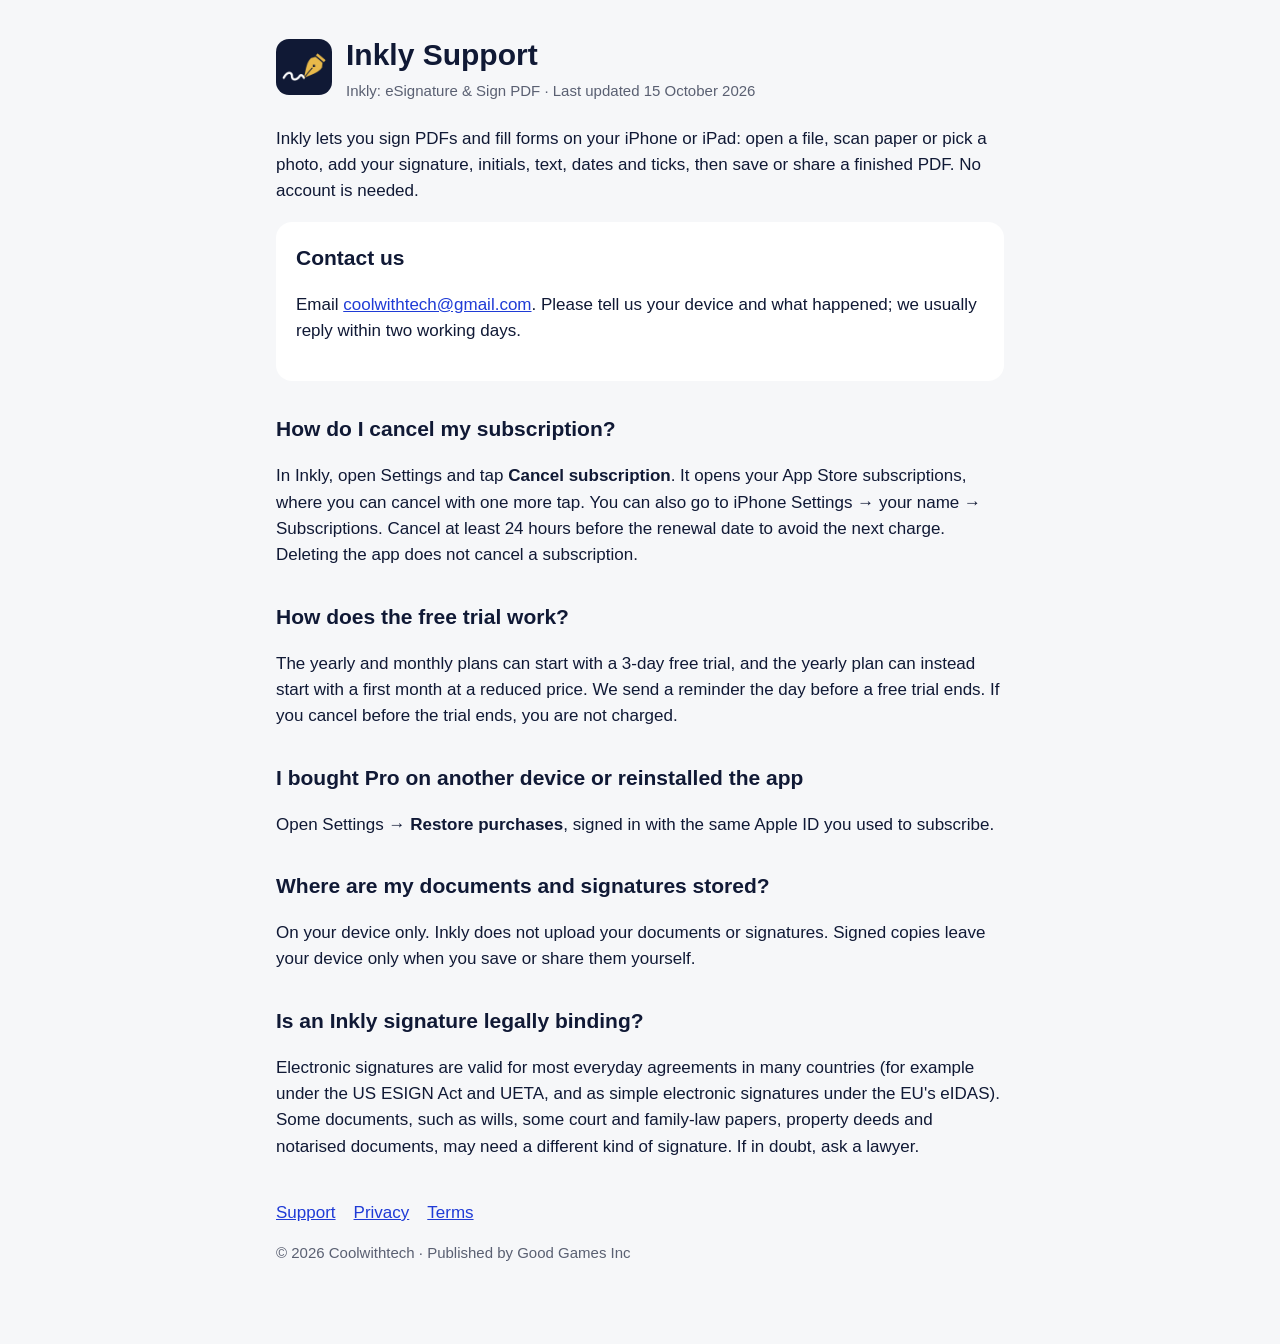
<file: index.html>
<!doctype html>
<html lang="en">
<head>
<meta charset="utf-8">
<meta name="viewport" content="width=device-width, initial-scale=1">
<title>Inkly Support</title>
<meta name="description" content="Help for Inkly: eSignature & Sign PDF.">
<link rel="icon" href="icon.png">
<link rel="stylesheet" href="style.css">
</head>
<body>
<main>
  <header><img src="icon.png" alt=""><div><h1>Inkly Support</h1><div class="muted">Inkly: eSignature &amp; Sign PDF · Last updated 15 October 2026</div></div></header>

  <p>Inkly lets you sign PDFs and fill forms on your iPhone or iPad: open a file, scan paper or pick a photo, add your signature, initials, text, dates and ticks, then save or share a finished PDF. No account is needed.</p>

  <div class="card">
    <h2 style="margin-top:0">Contact us</h2>
    <p>Email <a href="mailto:coolwithtech@gmail.com?subject=Inkly%20support">coolwithtech@gmail.com</a>. Please tell us your device and what happened; we usually reply within two working days.</p>
  </div>

  <h2>How do I cancel my subscription?</h2>
  <p>In Inkly, open Settings and tap <b>Cancel subscription</b>. It opens your App Store subscriptions, where you can cancel with one more tap. You can also go to iPhone Settings → your name → Subscriptions. Cancel at least 24 hours before the renewal date to avoid the next charge. Deleting the app does not cancel a subscription.</p>

  <h2>How does the free trial work?</h2>
  <p>The yearly and monthly plans can start with a 3-day free trial, and the yearly plan can instead start with a first month at a reduced price. We send a reminder the day before a free trial ends. If you cancel before the trial ends, you are not charged.</p>

  <h2>I bought Pro on another device or reinstalled the app</h2>
  <p>Open Settings → <b>Restore purchases</b>, signed in with the same Apple ID you used to subscribe.</p>

  <h2>Where are my documents and signatures stored?</h2>
  <p>On your device only. Inkly does not upload your documents or signatures. Signed copies leave your device only when you save or share them yourself.</p>

  <h2>Is an Inkly signature legally binding?</h2>
  <p>Electronic signatures are valid for most everyday agreements in many countries (for example under the US ESIGN Act and UETA, and as simple electronic signatures under the EU's eIDAS). Some documents, such as wills, some court and family-law papers, property deeds and notarised documents, may need a different kind of signature. If in doubt, ask a lawyer.</p>

  <nav><a href="./">Support</a><a href="privacy.html">Privacy</a><a href="terms.html">Terms</a></nav>
  <p class="muted">© 2026 Coolwithtech · Published by Good Games Inc</p>
</main>
</body>
</html>
</file>
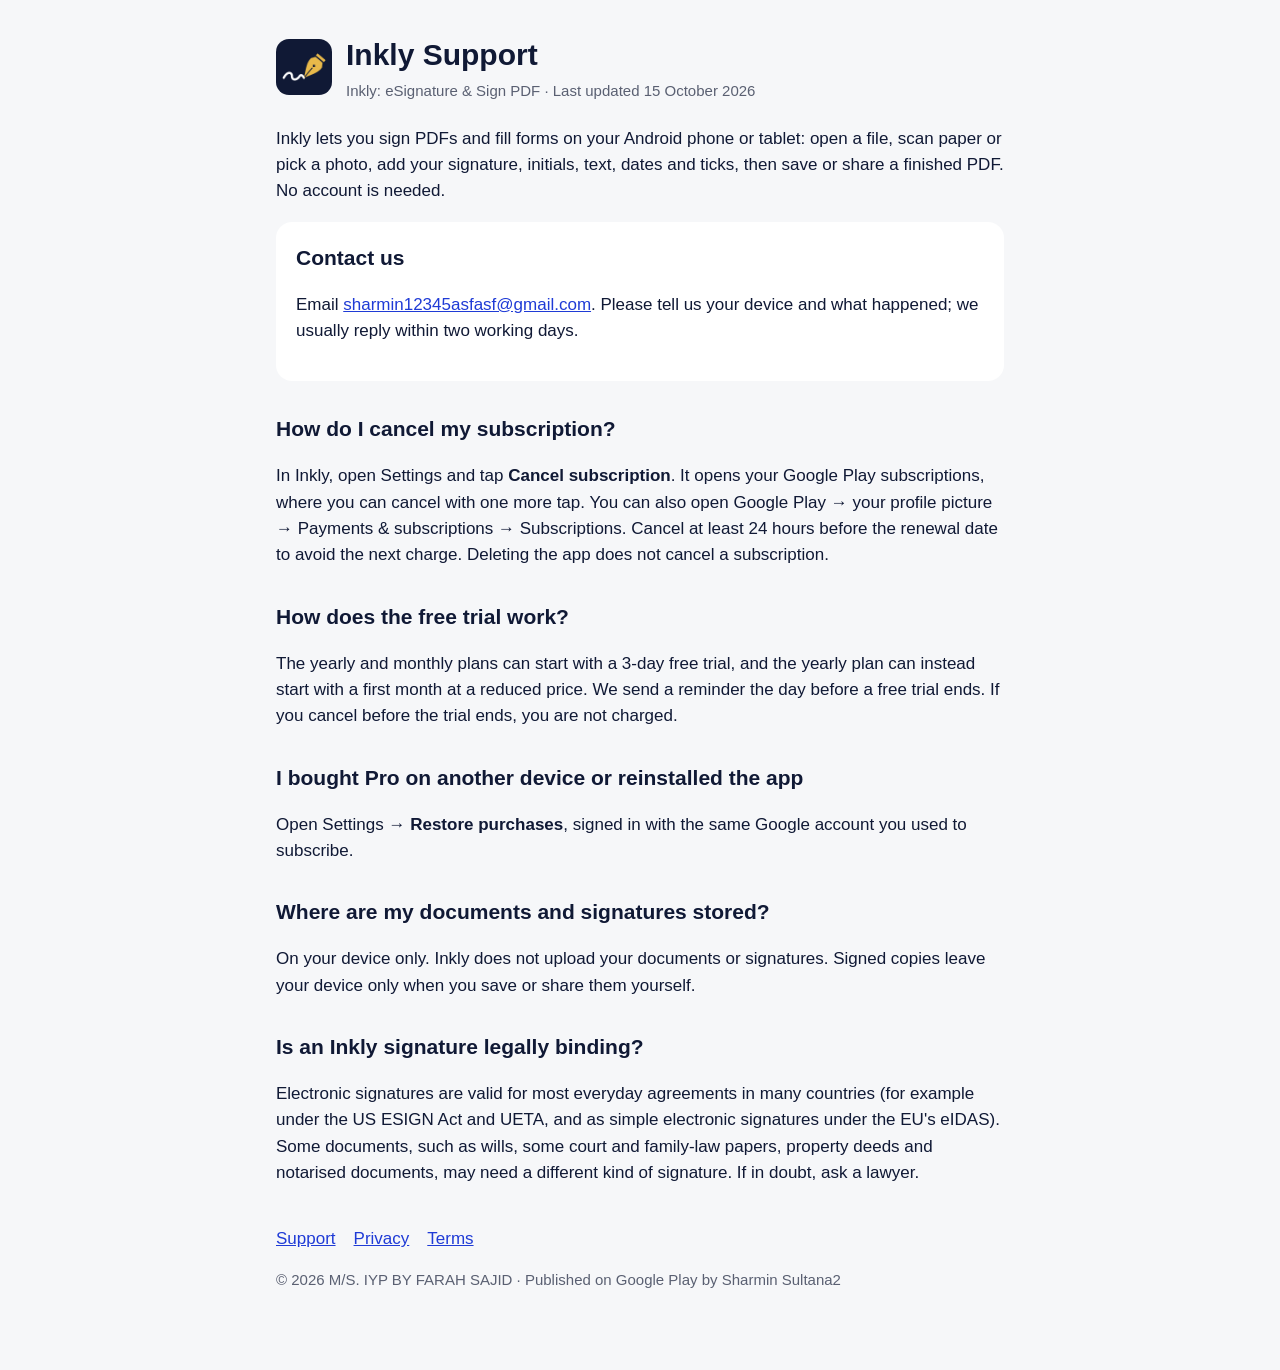
<file: android/index.html>
<!doctype html>
<html lang="en">
<head>
<meta charset="utf-8">
<meta name="viewport" content="width=device-width, initial-scale=1">
<title>Inkly Support</title>
<meta name="description" content="Help for Inkly: eSignature & Sign PDF.">
<link rel="icon" href="icon.png">
<link rel="stylesheet" href="style.css">
</head>
<body>
<main>
  <header><img src="icon.png" alt=""><div><h1>Inkly Support</h1><div class="muted">Inkly: eSignature &amp; Sign PDF · Last updated 15 October 2026</div></div></header>

  <p>Inkly lets you sign PDFs and fill forms on your Android phone or tablet: open a file, scan paper or pick a photo, add your signature, initials, text, dates and ticks, then save or share a finished PDF. No account is needed.</p>

  <div class="card">
    <h2 style="margin-top:0">Contact us</h2>
    <p>Email <a href="mailto:sharmin12345asfasf@gmail.com?subject=Inkly%20support">sharmin12345asfasf@gmail.com</a>. Please tell us your device and what happened; we usually reply within two working days.</p>
  </div>

  <h2>How do I cancel my subscription?</h2>
  <p>In Inkly, open Settings and tap <b>Cancel subscription</b>. It opens your Google Play subscriptions, where you can cancel with one more tap. You can also open Google Play → your profile picture → Payments &amp; subscriptions → Subscriptions. Cancel at least 24 hours before the renewal date to avoid the next charge. Deleting the app does not cancel a subscription.</p>

  <h2>How does the free trial work?</h2>
  <p>The yearly and monthly plans can start with a 3-day free trial, and the yearly plan can instead start with a first month at a reduced price. We send a reminder the day before a free trial ends. If you cancel before the trial ends, you are not charged.</p>

  <h2>I bought Pro on another device or reinstalled the app</h2>
  <p>Open Settings → <b>Restore purchases</b>, signed in with the same Google account you used to subscribe.</p>

  <h2>Where are my documents and signatures stored?</h2>
  <p>On your device only. Inkly does not upload your documents or signatures. Signed copies leave your device only when you save or share them yourself.</p>

  <h2>Is an Inkly signature legally binding?</h2>
  <p>Electronic signatures are valid for most everyday agreements in many countries (for example under the US ESIGN Act and UETA, and as simple electronic signatures under the EU's eIDAS). Some documents, such as wills, some court and family-law papers, property deeds and notarised documents, may need a different kind of signature. If in doubt, ask a lawyer.</p>

  <nav><a href="./">Support</a><a href="privacy.html">Privacy</a><a href="terms.html">Terms</a></nav>
  <p class="muted">© 2026 M/S. IYP BY FARAH SAJID · Published on Google Play by Sharmin Sultana2</p>
</main>
</body>
</html>
</file>
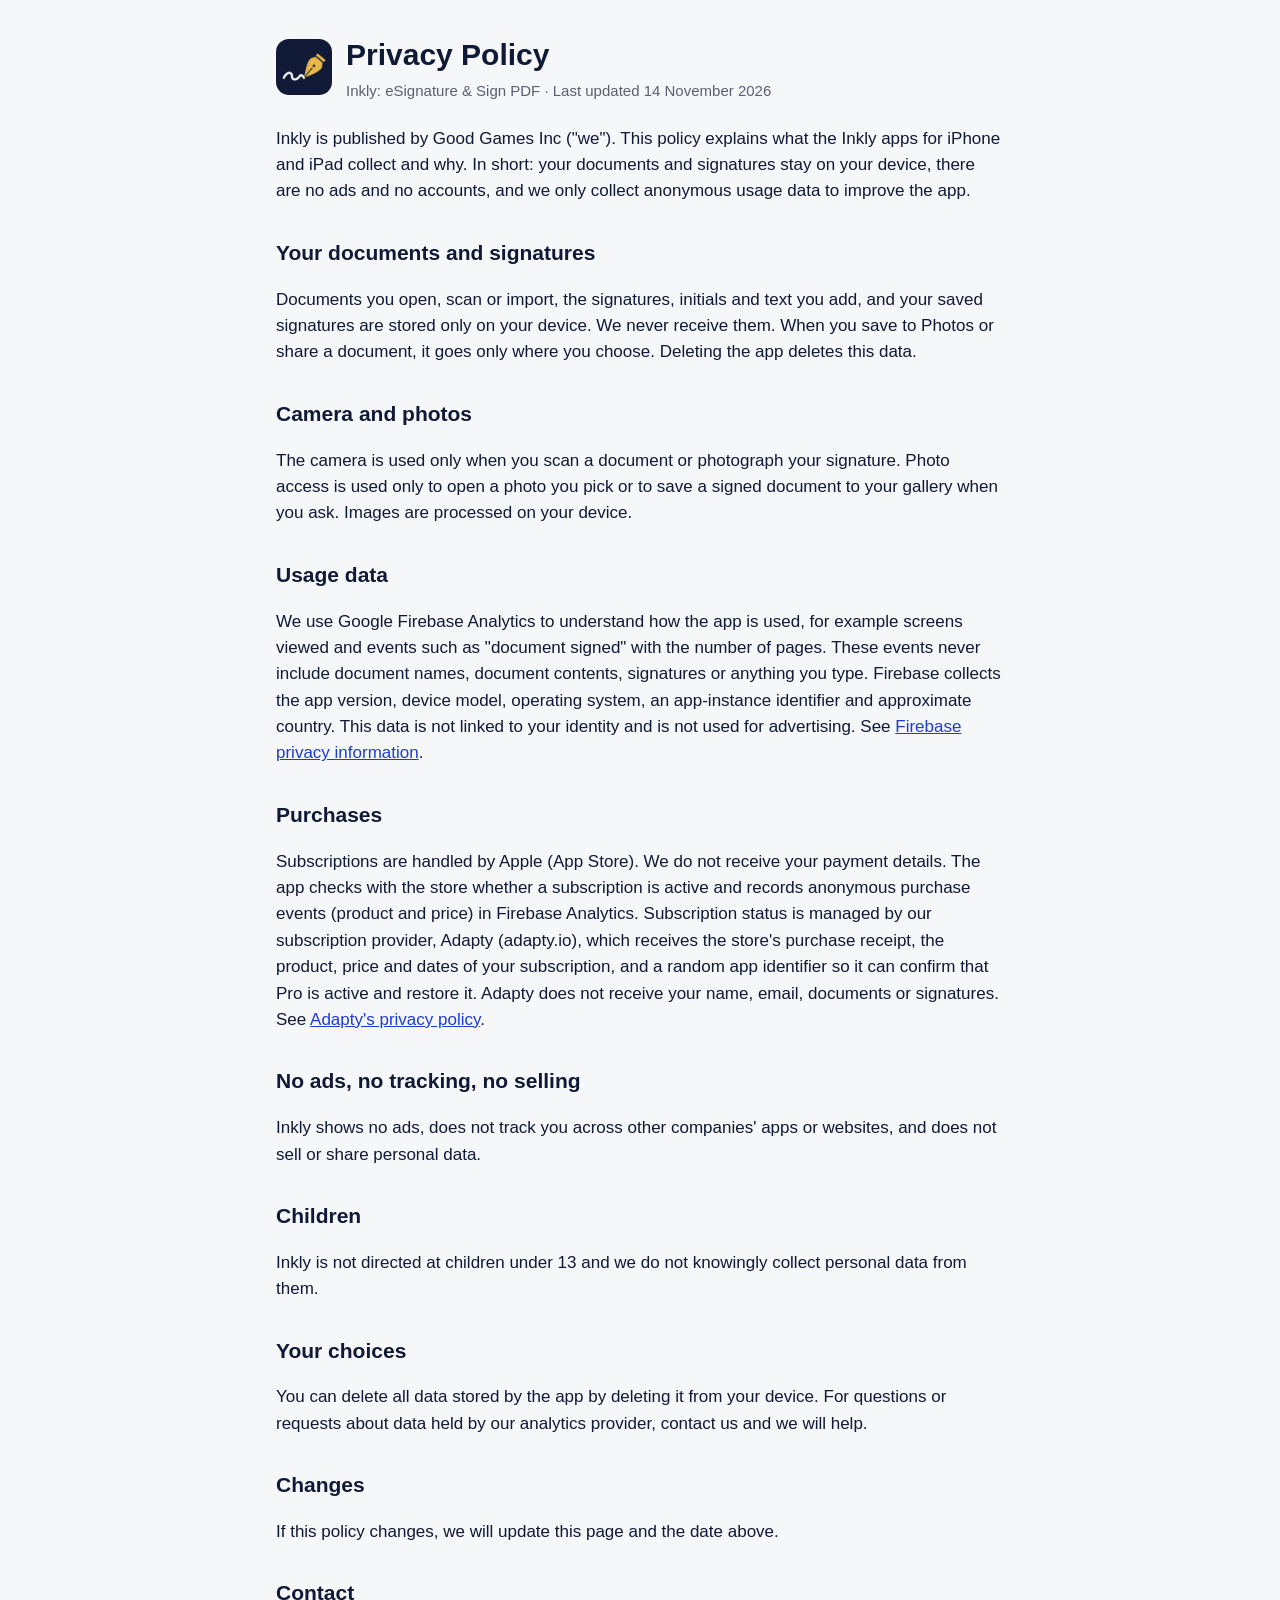
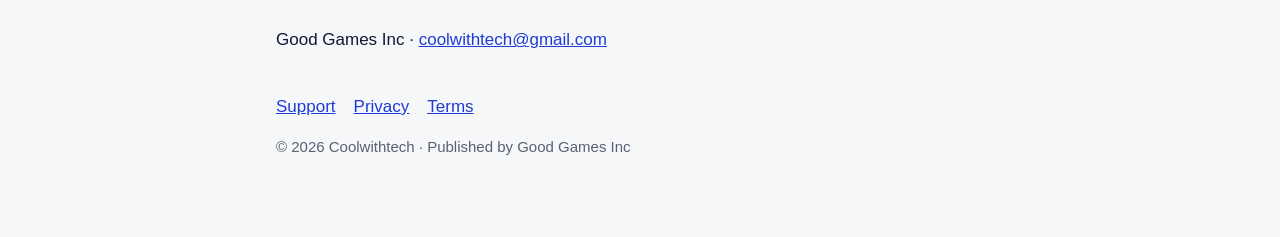
<file: privacy.html>
<!doctype html>
<html lang="en">
<head>
<meta charset="utf-8">
<meta name="viewport" content="width=device-width, initial-scale=1">
<title>Inkly Privacy Policy</title>
<meta name="description" content="How Inkly: eSignature & Sign PDF handles your data.">
<link rel="icon" href="icon.png">
<link rel="stylesheet" href="style.css">
</head>
<body>
<main>
  <header><img src="icon.png" alt=""><div><h1>Privacy Policy</h1><div class="muted">Inkly: eSignature &amp; Sign PDF · Last updated 14 November 2026</div></div></header>

  <p>Inkly is published by Good Games Inc ("we"). This policy explains what the Inkly apps for iPhone and iPad collect and why. In short: your documents and signatures stay on your device, there are no ads and no accounts, and we only collect anonymous usage data to improve the app.</p>

  <h2>Your documents and signatures</h2>
  <p>Documents you open, scan or import, the signatures, initials and text you add, and your saved signatures are stored only on your device. We never receive them. When you save to Photos or share a document, it goes only where you choose. Deleting the app deletes this data.</p>

  <h2>Camera and photos</h2>
  <p>The camera is used only when you scan a document or photograph your signature. Photo access is used only to open a photo you pick or to save a signed document to your gallery when you ask. Images are processed on your device.</p>

  <h2>Usage data</h2>
  <p>We use Google Firebase Analytics to understand how the app is used, for example screens viewed and events such as "document signed" with the number of pages. These events never include document names, document contents, signatures or anything you type. Firebase collects the app version, device model, operating system, an app-instance identifier and approximate country. This data is not linked to your identity and is not used for advertising. See <a href="https://firebase.google.com/support/privacy">Firebase privacy information</a>.</p>

  <h2>Purchases</h2>
  <p>Subscriptions are handled by Apple (App Store). We do not receive your payment details. The app checks with the store whether a subscription is active and records anonymous purchase events (product and price) in Firebase Analytics. Subscription status is managed by our subscription provider, Adapty (adapty.io), which receives the store's purchase receipt, the product, price and dates of your subscription, and a random app identifier so it can confirm that Pro is active and restore it. Adapty does not receive your name, email, documents or signatures. See <a href="https://adapty.io/privacy">Adapty's privacy policy</a>.</p>

  <h2>No ads, no tracking, no selling</h2>
  <p>Inkly shows no ads, does not track you across other companies' apps or websites, and does not sell or share personal data.</p>

  <h2>Children</h2>
  <p>Inkly is not directed at children under 13 and we do not knowingly collect personal data from them.</p>

  <h2>Your choices</h2>
  <p>You can delete all data stored by the app by deleting it from your device. For questions or requests about data held by our analytics provider, contact us and we will help.</p>

  <h2>Changes</h2>
  <p>If this policy changes, we will update this page and the date above.</p>

  <h2>Contact</h2>
  <p>Good Games Inc · <a href="mailto:coolwithtech@gmail.com?subject=Inkly%20privacy">coolwithtech@gmail.com</a></p>

  <nav><a href="./">Support</a><a href="privacy.html">Privacy</a><a href="terms.html">Terms</a></nav>
  <p class="muted">© 2026 Coolwithtech · Published by Good Games Inc</p>
</main>
</body>
</html>
</file>
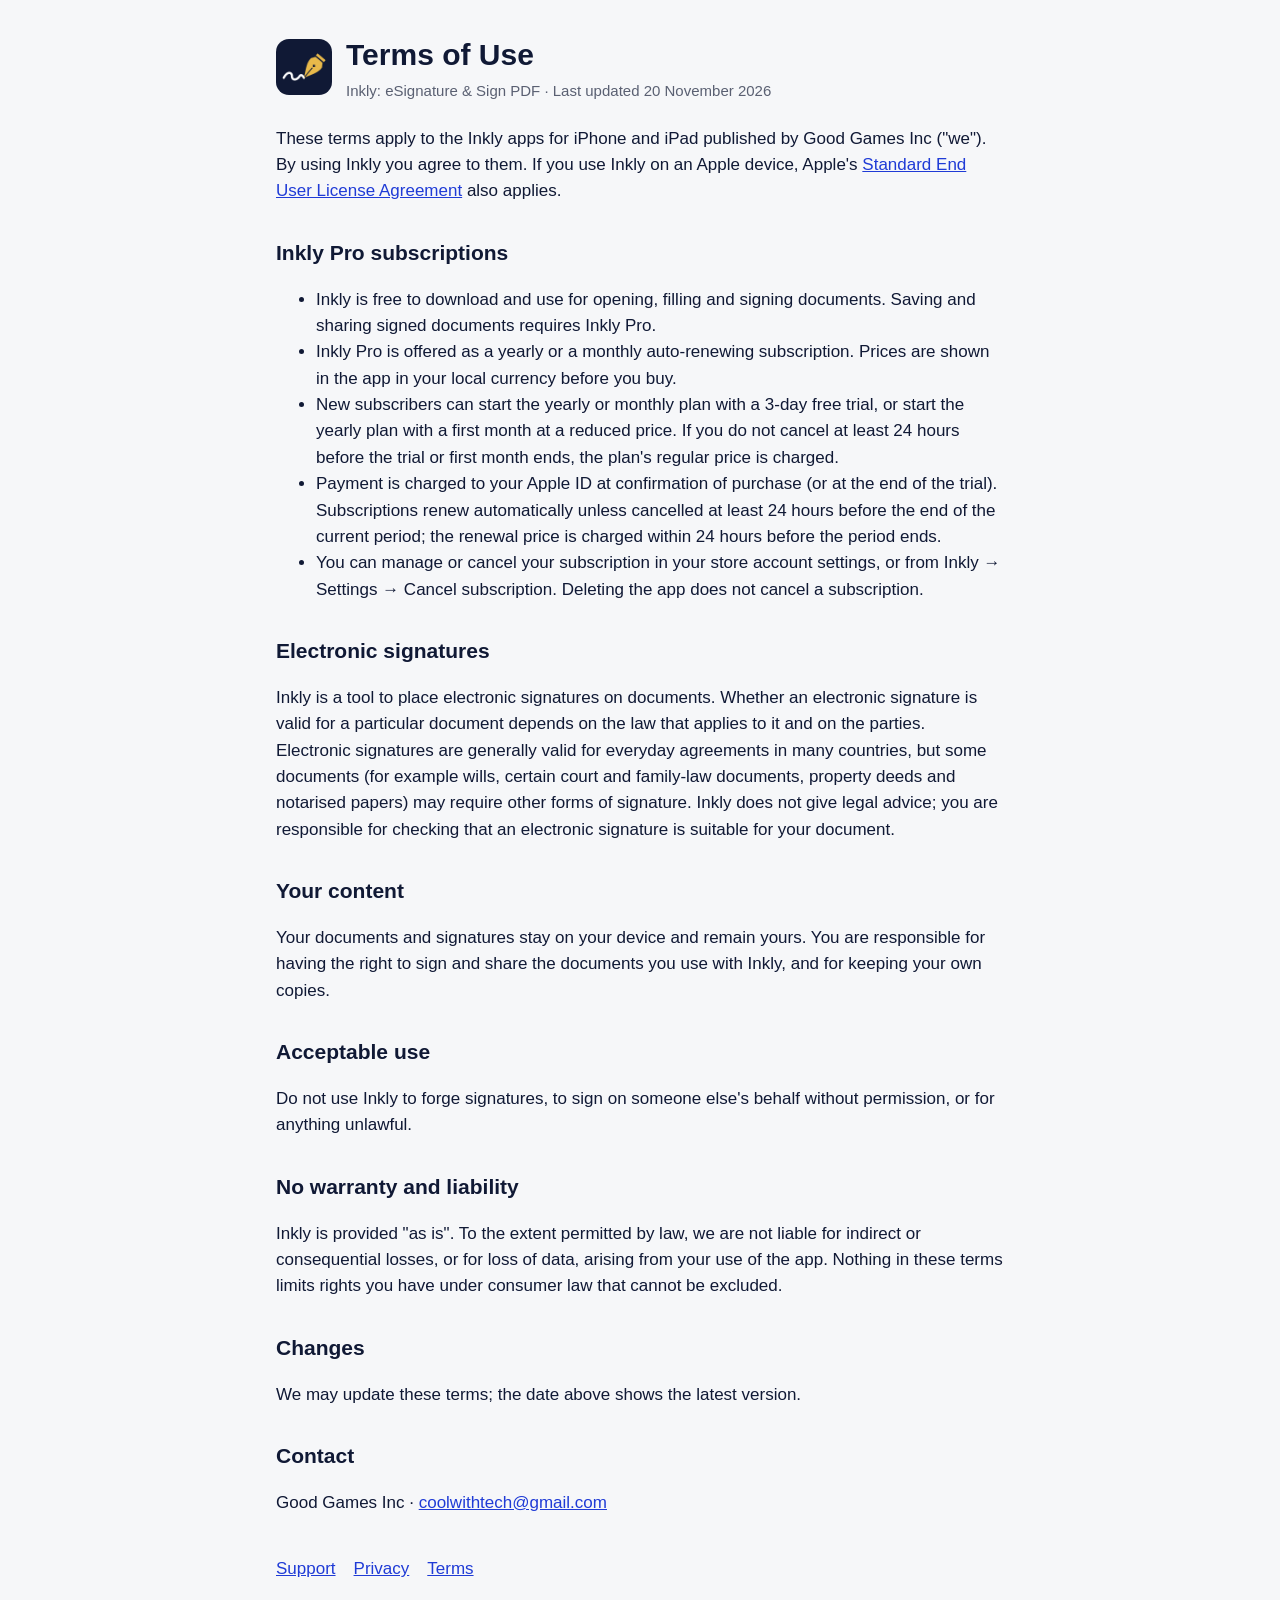
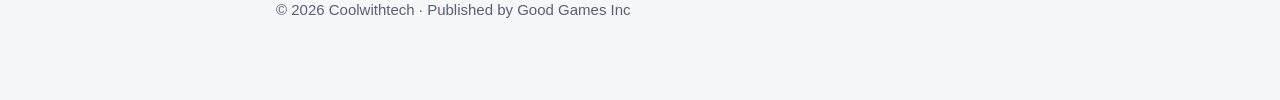
<file: terms.html>
<!doctype html>
<html lang="en">
<head>
<meta charset="utf-8">
<meta name="viewport" content="width=device-width, initial-scale=1">
<title>Inkly Terms of Use</title>
<meta name="description" content="Terms of use and subscription terms for Inkly: eSignature & Sign PDF.">
<link rel="icon" href="icon.png">
<link rel="stylesheet" href="style.css">
</head>
<body>
<main>
  <header><img src="icon.png" alt=""><div><h1>Terms of Use</h1><div class="muted">Inkly: eSignature &amp; Sign PDF · Last updated 20 November 2026</div></div></header>

  <p>These terms apply to the Inkly apps for iPhone and iPad published by Good Games Inc ("we"). By using Inkly you agree to them. If you use Inkly on an Apple device, Apple's <a href="https://www.apple.com/legal/internet-services/itunes/dev/stdeula/">Standard End User License Agreement</a> also applies.</p>

  <h2>Inkly Pro subscriptions</h2>
  <ul>
    <li>Inkly is free to download and use for opening, filling and signing documents. Saving and sharing signed documents requires Inkly Pro.</li>
    <li>Inkly Pro is offered as a yearly or a monthly auto-renewing subscription. Prices are shown in the app in your local currency before you buy.</li>
    <li>New subscribers can start the yearly or monthly plan with a 3-day free trial, or start the yearly plan with a first month at a reduced price. If you do not cancel at least 24 hours before the trial or first month ends, the plan's regular price is charged.</li>
    <li>Payment is charged to your Apple ID at confirmation of purchase (or at the end of the trial). Subscriptions renew automatically unless cancelled at least 24 hours before the end of the current period; the renewal price is charged within 24 hours before the period ends.</li>
    <li>You can manage or cancel your subscription in your store account settings, or from Inkly → Settings → Cancel subscription. Deleting the app does not cancel a subscription.</li>
  </ul>

  <h2>Electronic signatures</h2>
  <p>Inkly is a tool to place electronic signatures on documents. Whether an electronic signature is valid for a particular document depends on the law that applies to it and on the parties. Electronic signatures are generally valid for everyday agreements in many countries, but some documents (for example wills, certain court and family-law documents, property deeds and notarised papers) may require other forms of signature. Inkly does not give legal advice; you are responsible for checking that an electronic signature is suitable for your document.</p>

  <h2>Your content</h2>
  <p>Your documents and signatures stay on your device and remain yours. You are responsible for having the right to sign and share the documents you use with Inkly, and for keeping your own copies.</p>

  <h2>Acceptable use</h2>
  <p>Do not use Inkly to forge signatures, to sign on someone else's behalf without permission, or for anything unlawful.</p>

  <h2>No warranty and liability</h2>
  <p>Inkly is provided "as is". To the extent permitted by law, we are not liable for indirect or consequential losses, or for loss of data, arising from your use of the app. Nothing in these terms limits rights you have under consumer law that cannot be excluded.</p>

  <h2>Changes</h2>
  <p>We may update these terms; the date above shows the latest version.</p>

  <h2>Contact</h2>
  <p>Good Games Inc · <a href="mailto:coolwithtech@gmail.com?subject=Inkly%20terms">coolwithtech@gmail.com</a></p>

  <nav><a href="./">Support</a><a href="privacy.html">Privacy</a><a href="terms.html">Terms</a></nav>
  <p class="muted">© 2026 Coolwithtech · Published by Good Games Inc</p>
</main>
</body>
</html>
</file>
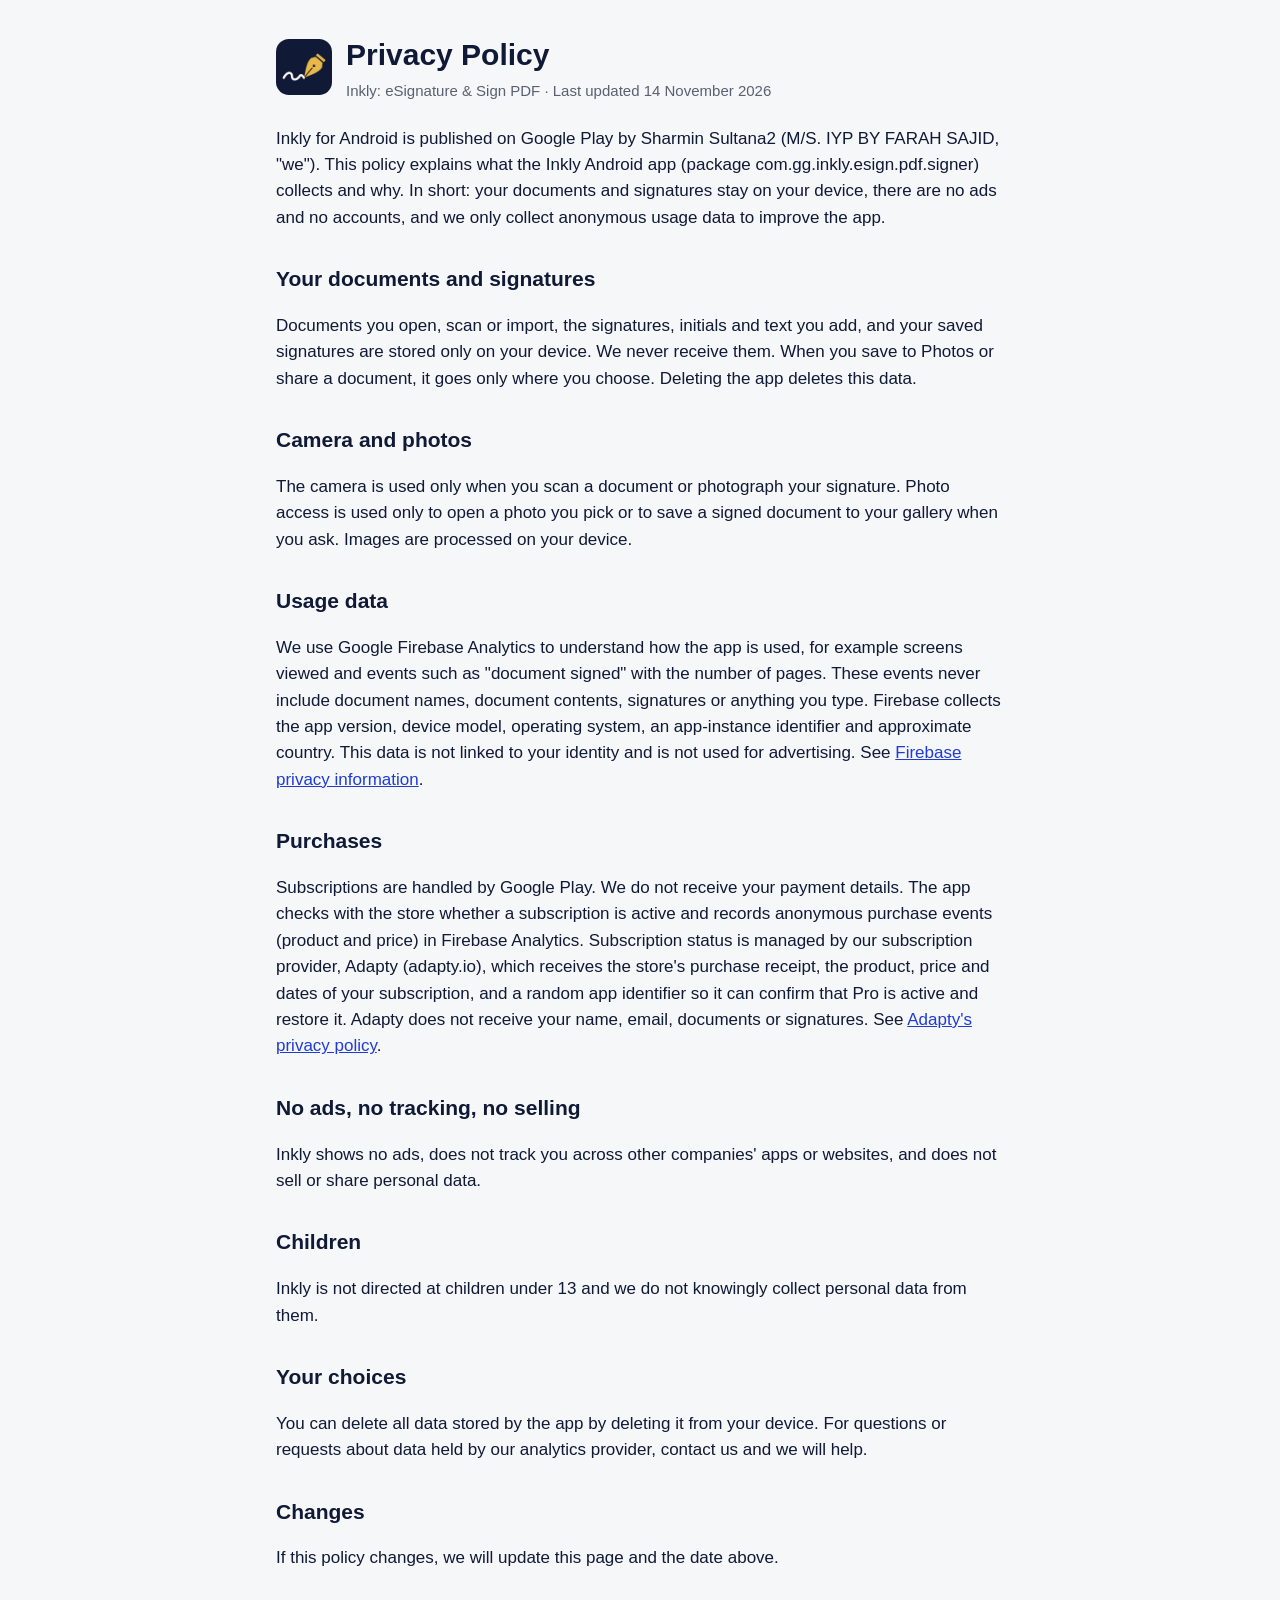
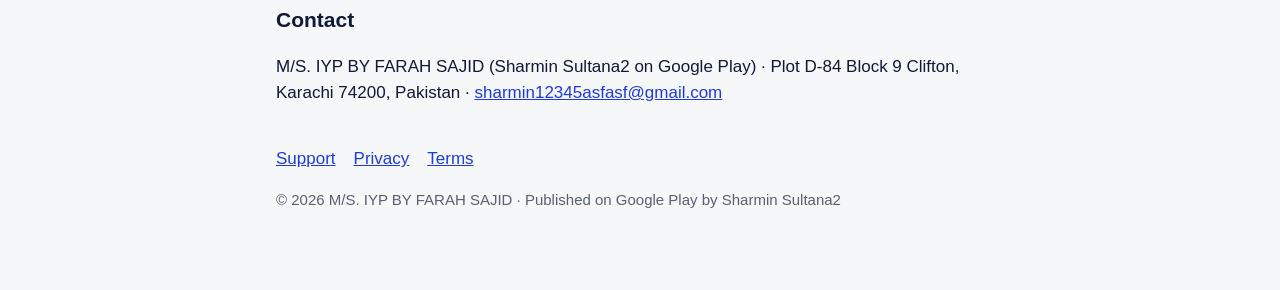
<file: android/privacy.html>
<!doctype html>
<html lang="en">
<head>
<meta charset="utf-8">
<meta name="viewport" content="width=device-width, initial-scale=1">
<title>Inkly Privacy Policy</title>
<meta name="description" content="How Inkly: eSignature & Sign PDF handles your data.">
<link rel="icon" href="icon.png">
<link rel="stylesheet" href="style.css">
</head>
<body>
<main>
  <header><img src="icon.png" alt=""><div><h1>Privacy Policy</h1><div class="muted">Inkly: eSignature &amp; Sign PDF · Last updated 14 November 2026</div></div></header>

  <p>Inkly for Android is published on Google Play by Sharmin Sultana2 (M/S. IYP BY FARAH SAJID, "we"). This policy explains what the Inkly Android app (package com.gg.inkly.esign.pdf.signer) collects and why. In short: your documents and signatures stay on your device, there are no ads and no accounts, and we only collect anonymous usage data to improve the app.</p>

  <h2>Your documents and signatures</h2>
  <p>Documents you open, scan or import, the signatures, initials and text you add, and your saved signatures are stored only on your device. We never receive them. When you save to Photos or share a document, it goes only where you choose. Deleting the app deletes this data.</p>

  <h2>Camera and photos</h2>
  <p>The camera is used only when you scan a document or photograph your signature. Photo access is used only to open a photo you pick or to save a signed document to your gallery when you ask. Images are processed on your device.</p>

  <h2>Usage data</h2>
  <p>We use Google Firebase Analytics to understand how the app is used, for example screens viewed and events such as "document signed" with the number of pages. These events never include document names, document contents, signatures or anything you type. Firebase collects the app version, device model, operating system, an app-instance identifier and approximate country. This data is not linked to your identity and is not used for advertising. See <a href="https://firebase.google.com/support/privacy">Firebase privacy information</a>.</p>

  <h2>Purchases</h2>
  <p>Subscriptions are handled by Google Play. We do not receive your payment details. The app checks with the store whether a subscription is active and records anonymous purchase events (product and price) in Firebase Analytics. Subscription status is managed by our subscription provider, Adapty (adapty.io), which receives the store's purchase receipt, the product, price and dates of your subscription, and a random app identifier so it can confirm that Pro is active and restore it. Adapty does not receive your name, email, documents or signatures. See <a href="https://adapty.io/privacy">Adapty's privacy policy</a>.</p>

  <h2>No ads, no tracking, no selling</h2>
  <p>Inkly shows no ads, does not track you across other companies' apps or websites, and does not sell or share personal data.</p>

  <h2>Children</h2>
  <p>Inkly is not directed at children under 13 and we do not knowingly collect personal data from them.</p>

  <h2>Your choices</h2>
  <p>You can delete all data stored by the app by deleting it from your device. For questions or requests about data held by our analytics provider, contact us and we will help.</p>

  <h2>Changes</h2>
  <p>If this policy changes, we will update this page and the date above.</p>

  <h2>Contact</h2>
  <p>M/S. IYP BY FARAH SAJID (Sharmin Sultana2 on Google Play) · Plot D-84 Block 9 Clifton, Karachi 74200, Pakistan · <a href="mailto:sharmin12345asfasf@gmail.com?subject=Inkly%20privacy">sharmin12345asfasf@gmail.com</a></p>

  <nav><a href="./">Support</a><a href="privacy.html">Privacy</a><a href="terms.html">Terms</a></nav>
  <p class="muted">© 2026 M/S. IYP BY FARAH SAJID · Published on Google Play by Sharmin Sultana2</p>
</main>
</body>
</html>
</file>
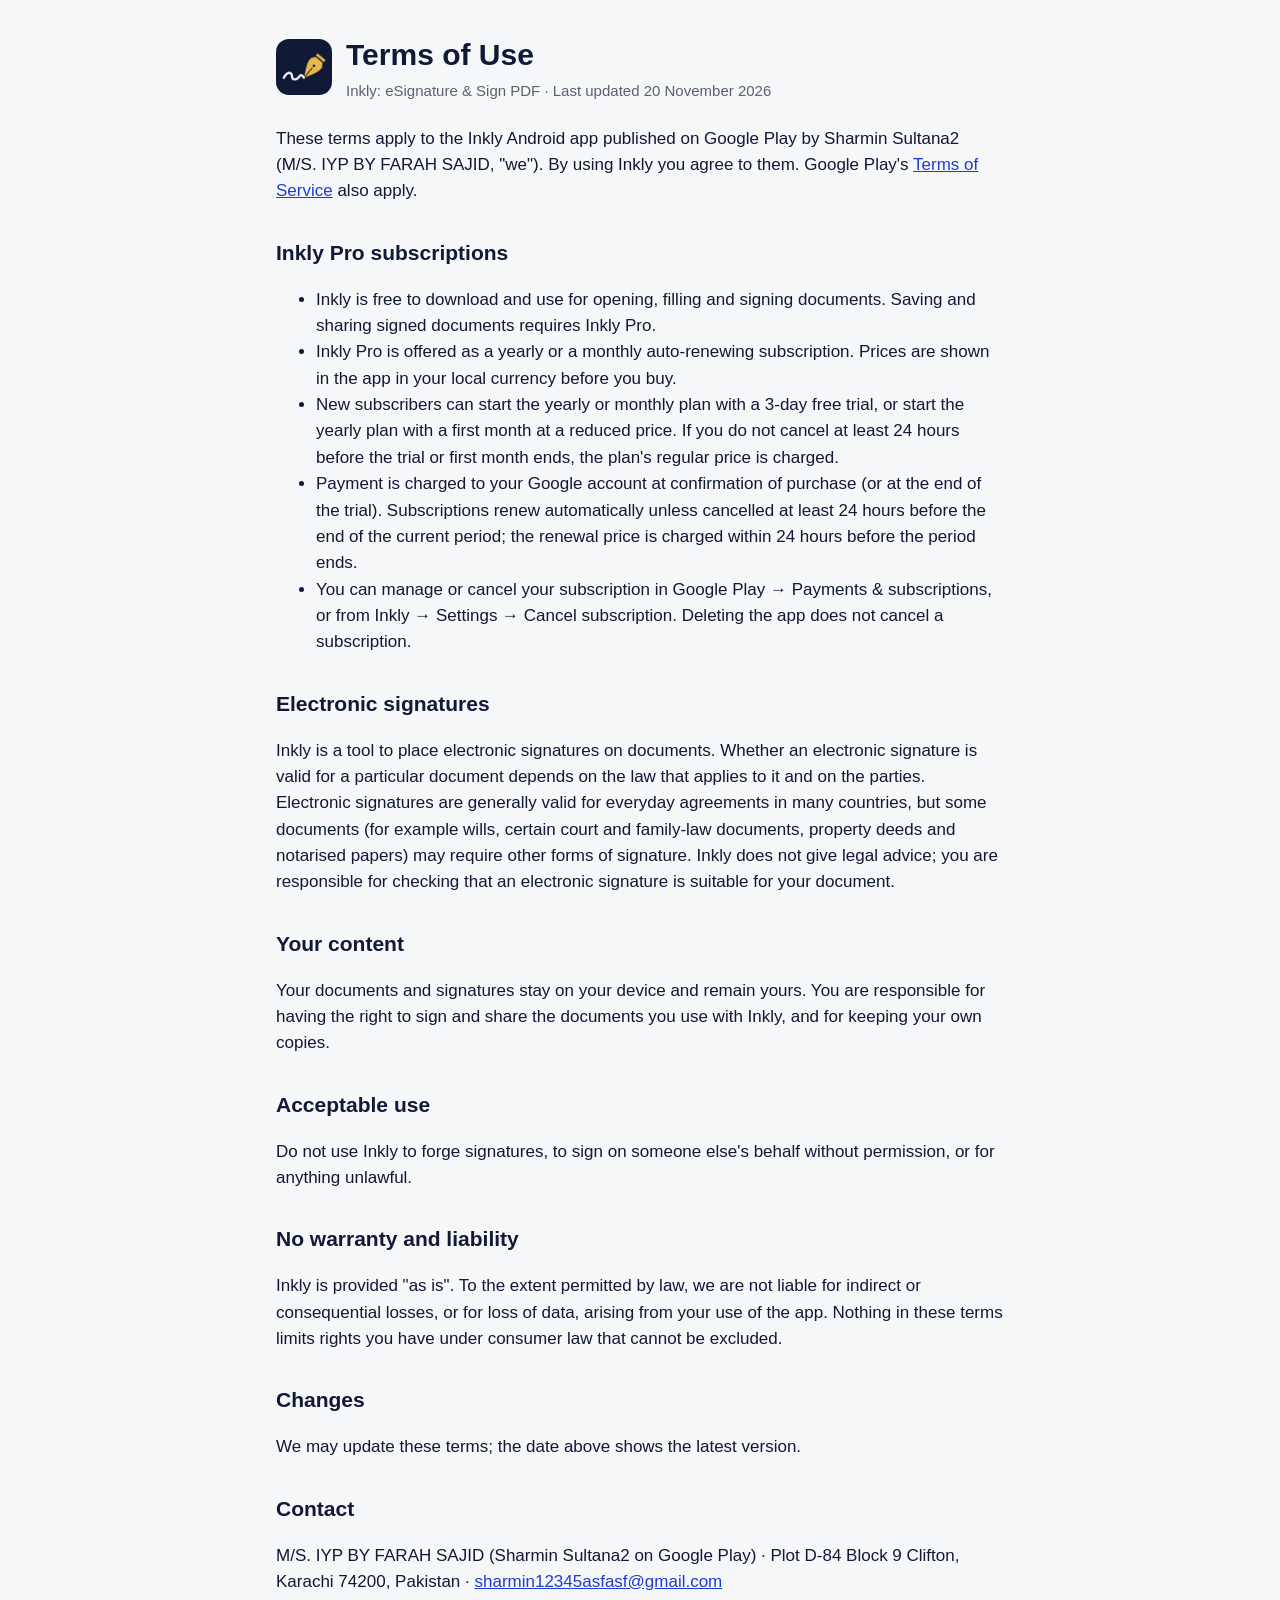
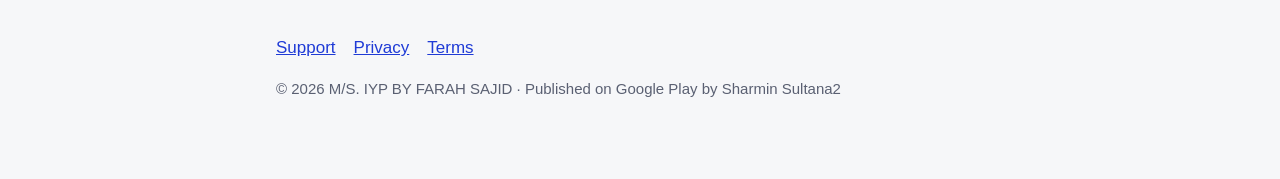
<file: android/terms.html>
<!doctype html>
<html lang="en">
<head>
<meta charset="utf-8">
<meta name="viewport" content="width=device-width, initial-scale=1">
<title>Inkly Terms of Use</title>
<meta name="description" content="Terms of use and subscription terms for Inkly: eSignature & Sign PDF.">
<link rel="icon" href="icon.png">
<link rel="stylesheet" href="style.css">
</head>
<body>
<main>
  <header><img src="icon.png" alt=""><div><h1>Terms of Use</h1><div class="muted">Inkly: eSignature &amp; Sign PDF · Last updated 20 November 2026</div></div></header>

  <p>These terms apply to the Inkly Android app published on Google Play by Sharmin Sultana2 (M/S. IYP BY FARAH SAJID, "we"). By using Inkly you agree to them. Google Play's <a href="https://play.google/play-terms/">Terms of Service</a> also apply.</p>

  <h2>Inkly Pro subscriptions</h2>
  <ul>
    <li>Inkly is free to download and use for opening, filling and signing documents. Saving and sharing signed documents requires Inkly Pro.</li>
    <li>Inkly Pro is offered as a yearly or a monthly auto-renewing subscription. Prices are shown in the app in your local currency before you buy.</li>
    <li>New subscribers can start the yearly or monthly plan with a 3-day free trial, or start the yearly plan with a first month at a reduced price. If you do not cancel at least 24 hours before the trial or first month ends, the plan's regular price is charged.</li>
    <li>Payment is charged to your Google account at confirmation of purchase (or at the end of the trial). Subscriptions renew automatically unless cancelled at least 24 hours before the end of the current period; the renewal price is charged within 24 hours before the period ends.</li>
    <li>You can manage or cancel your subscription in Google Play → Payments &amp; subscriptions, or from Inkly → Settings → Cancel subscription. Deleting the app does not cancel a subscription.</li>
  </ul>

  <h2>Electronic signatures</h2>
  <p>Inkly is a tool to place electronic signatures on documents. Whether an electronic signature is valid for a particular document depends on the law that applies to it and on the parties. Electronic signatures are generally valid for everyday agreements in many countries, but some documents (for example wills, certain court and family-law documents, property deeds and notarised papers) may require other forms of signature. Inkly does not give legal advice; you are responsible for checking that an electronic signature is suitable for your document.</p>

  <h2>Your content</h2>
  <p>Your documents and signatures stay on your device and remain yours. You are responsible for having the right to sign and share the documents you use with Inkly, and for keeping your own copies.</p>

  <h2>Acceptable use</h2>
  <p>Do not use Inkly to forge signatures, to sign on someone else's behalf without permission, or for anything unlawful.</p>

  <h2>No warranty and liability</h2>
  <p>Inkly is provided "as is". To the extent permitted by law, we are not liable for indirect or consequential losses, or for loss of data, arising from your use of the app. Nothing in these terms limits rights you have under consumer law that cannot be excluded.</p>

  <h2>Changes</h2>
  <p>We may update these terms; the date above shows the latest version.</p>

  <h2>Contact</h2>
  <p>M/S. IYP BY FARAH SAJID (Sharmin Sultana2 on Google Play) · Plot D-84 Block 9 Clifton, Karachi 74200, Pakistan · <a href="mailto:sharmin12345asfasf@gmail.com?subject=Inkly%20terms">sharmin12345asfasf@gmail.com</a></p>

  <nav><a href="./">Support</a><a href="privacy.html">Privacy</a><a href="terms.html">Terms</a></nav>
  <p class="muted">© 2026 M/S. IYP BY FARAH SAJID · Published on Google Play by Sharmin Sultana2</p>
</main>
</body>
</html>
</file>
<file: style.css>
:root { --bg: #f6f7f9; --card: #fff; --text: #101935; --muted: #5a6072; --tint: #1f3bd6; --gold: #e8b94a; }
@media (prefers-color-scheme: dark) { :root { --bg: #101935; --card: #1b2650; --text: #fff; --muted: #b6bdd3; --tint: #e8b94a; } }
* { box-sizing: border-box; }
body { margin: 0; background: var(--bg); color: var(--text); font: 17px/1.55 -apple-system, BlinkMacSystemFont, "Segoe UI", Roboto, sans-serif; }
main { max-width: 760px; margin: 0 auto; padding: 32px 16px 64px; }
header { display: flex; align-items: center; gap: 14px; margin-bottom: 24px; }
header img { width: 56px; height: 56px; border-radius: 13px; }
h1 { font-size: 30px; margin: 0; }
h2 { font-size: 21px; margin-top: 32px; }
.card { background: var(--card); border-radius: 16px; padding: 20px; margin: 16px 0; }
a { color: var(--tint); }
.muted { color: var(--muted); font-size: 15px; }
nav { margin-top: 40px; display: flex; gap: 18px; }
</file>
<file: android/style.css>
:root { --bg: #f6f7f9; --card: #fff; --text: #101935; --muted: #5a6072; --tint: #1f3bd6; --gold: #e8b94a; }
@media (prefers-color-scheme: dark) { :root { --bg: #101935; --card: #1b2650; --text: #fff; --muted: #b6bdd3; --tint: #e8b94a; } }
* { box-sizing: border-box; }
body { margin: 0; background: var(--bg); color: var(--text); font: 17px/1.55 -apple-system, BlinkMacSystemFont, "Segoe UI", Roboto, sans-serif; }
main { max-width: 760px; margin: 0 auto; padding: 32px 16px 64px; }
header { display: flex; align-items: center; gap: 14px; margin-bottom: 24px; }
header img { width: 56px; height: 56px; border-radius: 13px; }
h1 { font-size: 30px; margin: 0; }
h2 { font-size: 21px; margin-top: 32px; }
.card { background: var(--card); border-radius: 16px; padding: 20px; margin: 16px 0; }
a { color: var(--tint); }
.muted { color: var(--muted); font-size: 15px; }
nav { margin-top: 40px; display: flex; gap: 18px; }
</file>
